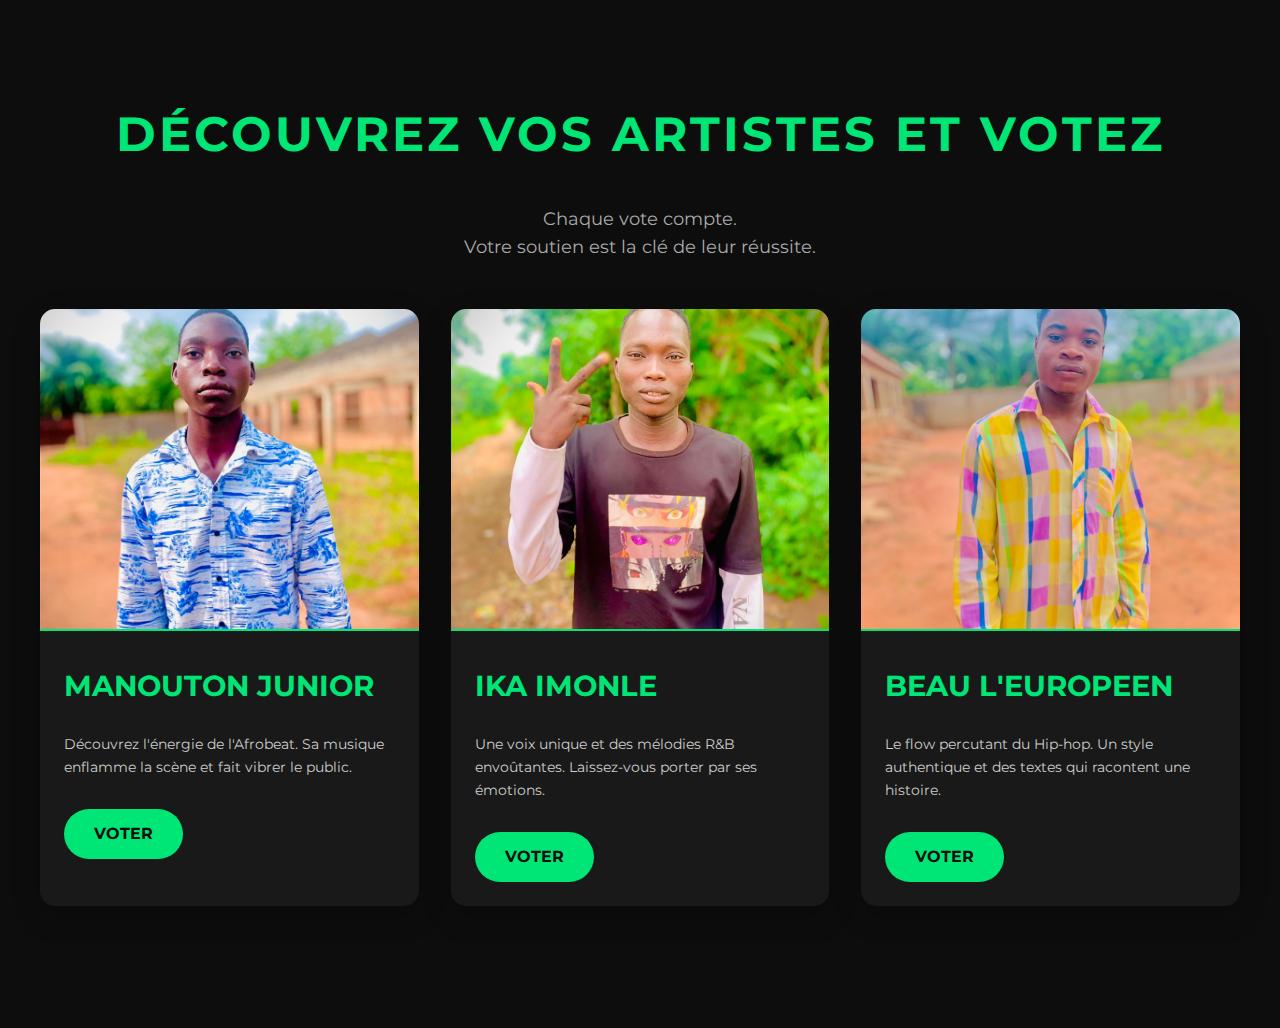
<file: index.html>
<!DOCTYPE html>
<html lang="fr">

<head>
    <meta charset="UTF-8">
    <meta name="viewport" content="width=device-width, initial-scale=1.0">
    <title>Vote pour les artistes</title>
    <link rel="stylesheet" href="style.css">
</head>

<body class="main-page">
    <header>
        <h1 class="main-title">Découvrez vos artistes et votez</h1>
        <p class="subtitle">Chaque vote compte.<br>Votre soutien est la clé de leur réussite.</p>
    </header>

    <main class="artistes-container">
        <div class="artiste-card">
            <img src="images/beta.jpg" alt="Photo de l'artiste 1" class="artiste-img">
            <div class="card-content">
                <h2>MANOUTON JUNIOR</h2>
                <p>Découvrez l'énergie de l'Afrobeat. Sa musique enflamme la scène et fait vibrer le public.</p>
                <a href="vote.html?artiste=MANOUTON JUNIOR" class="btn">Voter</a>
            </div>
        </div>

        <div class="artiste-card">
            <img src="images/gamma.jpg" alt="Photo de l'artiste 2" class="artiste-img">
            <div class="card-content">
                <h2>IKA IMONLE</h2>
                <p>Une voix unique et des mélodies R&B envoûtantes. Laissez-vous porter par ses émotions.</p>
                <a href="vote.html?artiste=IKA IMONLE" class="btn">Voter</a>
            </div>
        </div>

        <div class="artiste-card">
            <img src="images/kappa.jpg" alt="Photo de l'artiste 3" class="artiste-img">
            <div class="card-content">
                <h2>BEAU L'EUROPEEN</h2>
                <p>Le flow percutant du Hip-hop. Un style authentique et des textes qui racontent une histoire.</p>
                <a href="vote.html?artiste=BEAU L'EUROPEEN" class="btn">Voter</a>
            </div>
        </div>
    </main>
</body>

</html>
</file>
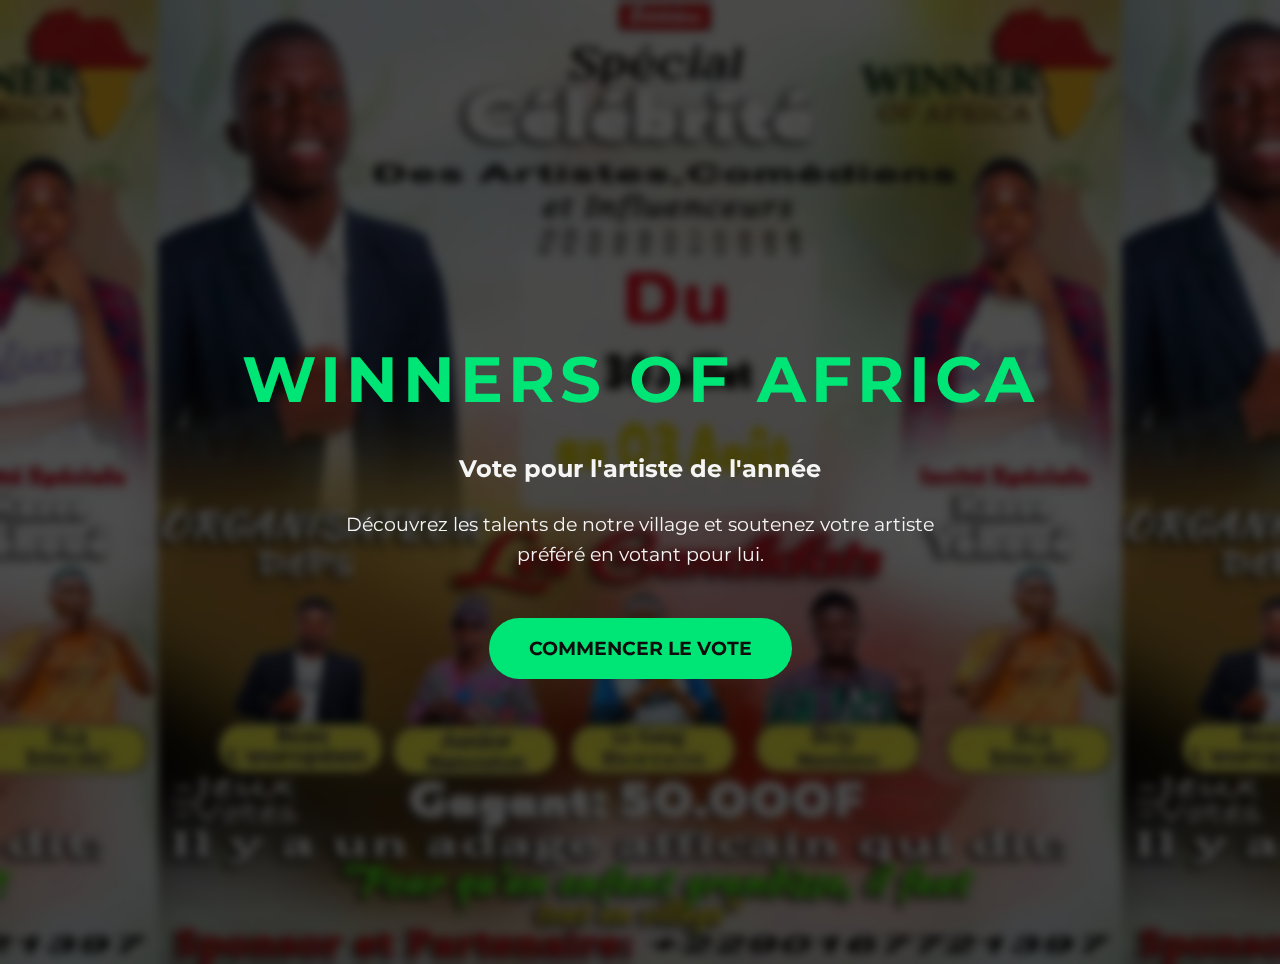
<file: intro.html>
<!DOCTYPE html>
<html lang="fr">

<head>
    <meta charset="UTF-8">
    <meta name="viewport" content="width=device-width, initial-scale=1.0">
    <title>Vote pour l'artiste de l'année</title>
    <link rel="stylesheet" href="style.css">
</head>

<body class="intro-page">
    <div class="intro-content">
        <h1>WINNERS OF AFRICA</h1>
        <h2>Vote pour l'artiste de l'année</h2>
        <p>Découvrez les talents de notre village et soutenez votre artiste préféré en votant pour lui.</p>
        <a href="index.html" class="btn btn-intro">Commencer le vote</a>
    </div>
</body>

</html>
</file>
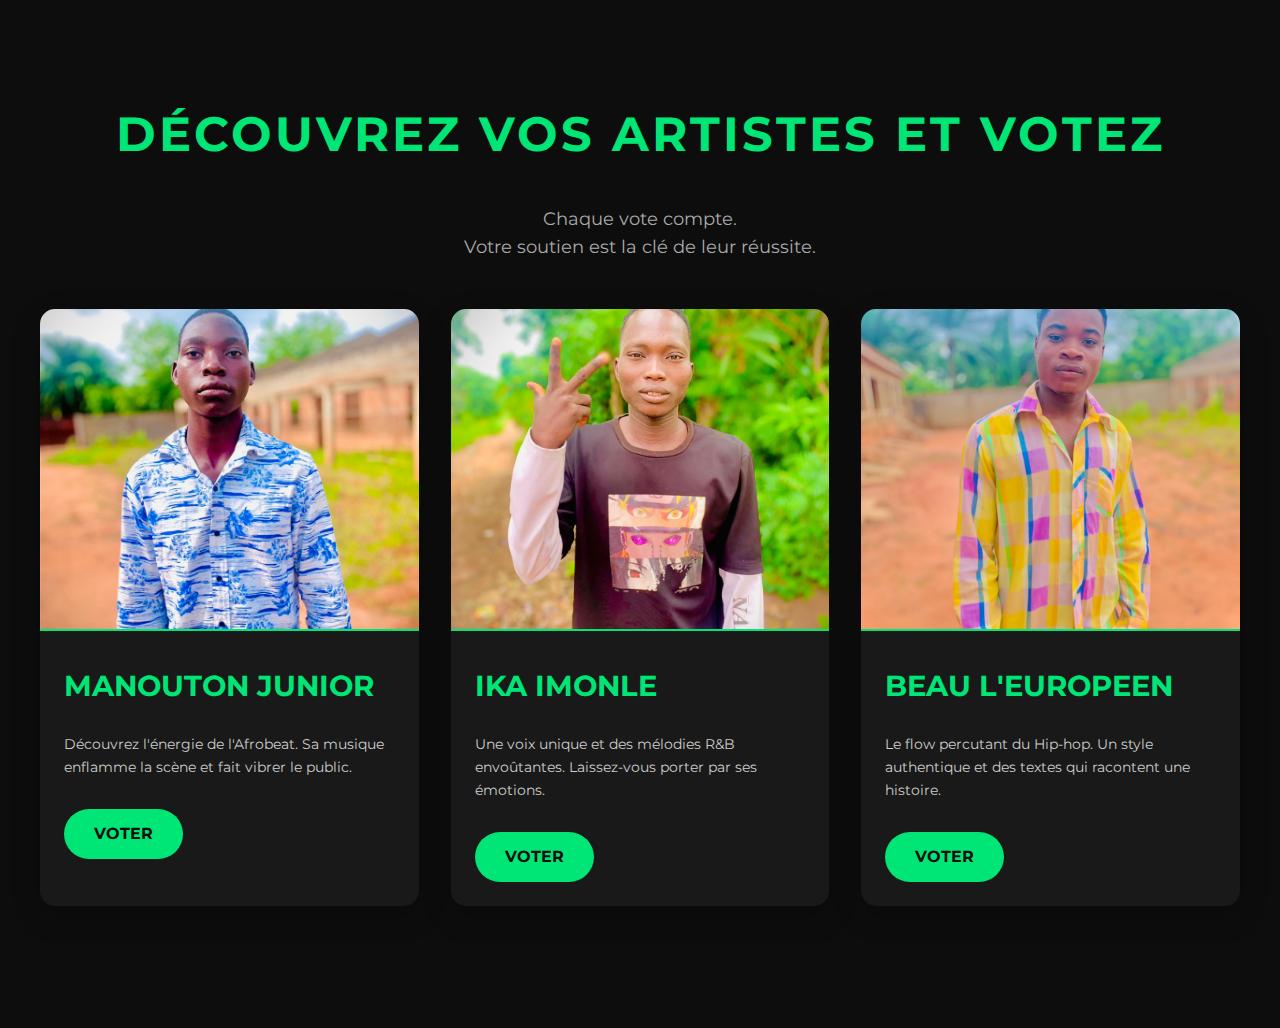
<file: intro1.html>
<!DOCTYPE html>
<html lang="fr">

<head>
    <meta charset="UTF-8">
    <meta name="viewport" content="width=device-width, initial-scale=1.0">
    <title>Vote pour les artistes</title>
    <link rel="stylesheet" href="style.css">
</head>

<body class="main-page">
    <header>
        <h1 class="main-title">Découvrez vos artistes et votez</h1>
        <p class="subtitle">Chaque vote compte.<br>Votre soutien est la clé de leur réussite.</p>
    </header>

    <main class="artistes-container">
        <div class="artiste-card">
            <img src="images/beta.jpg" alt="Photo de l'artiste 1" class="artiste-img">
            <div class="card-content">
                <h2>MANOUTON JUNIOR</h2>
                <p>Découvrez l'énergie de l'Afrobeat. Sa musique enflamme la scène et fait vibrer le public.</p>
                <a href="vote.html?artiste=MANOUTON JUNIOR" class="btn">Voter</a>
            </div>
        </div>

        <div class="artiste-card">
            <img src="images/gamma.jpg" alt="Photo de l'artiste 2" class="artiste-img">
            <div class="card-content">
                <h2>IKA IMONLE</h2>
                <p>Une voix unique et des mélodies R&B envoûtantes. Laissez-vous porter par ses émotions.</p>
                <a href="vote.html?artiste=IKA IMONLE" class="btn">Voter</a>
            </div>
        </div>

        <div class="artiste-card">
            <img src="images/kappa.jpg" alt="Photo de l'artiste 3" class="artiste-img">
            <div class="card-content">
                <h2>BEAU L'EUROPEEN</h2>
                <p>Le flow percutant du Hip-hop. Un style authentique et des textes qui racontent une histoire.</p>
                <a href="vote.html?artiste=BEAU L'EUROPEEN" class="btn">Voter</a>
            </div>
        </div>
    </main>
</body>

</html>
</file>
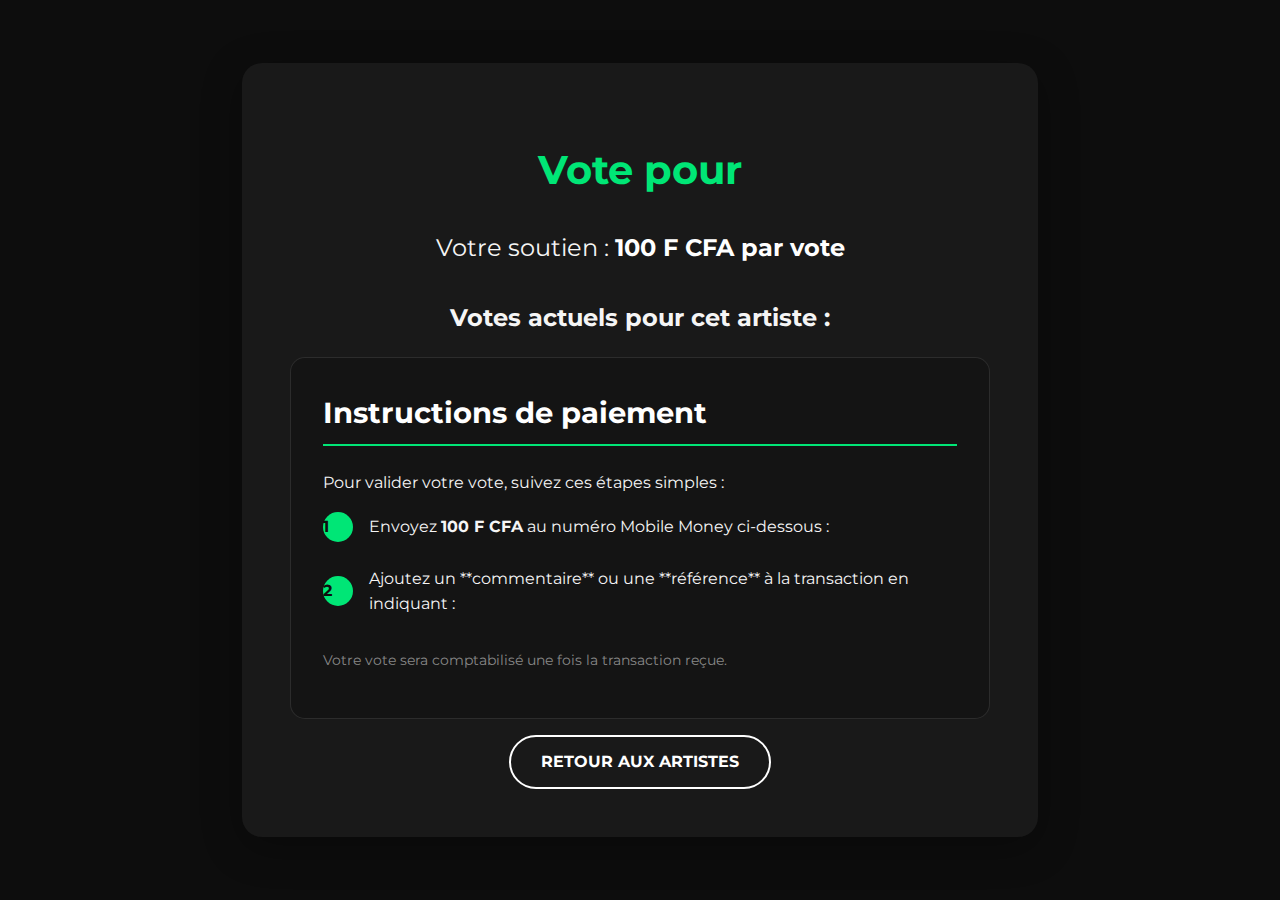
<file: vote.html>
<!DOCTYPE html>
<html lang="fr">

<head>
    <meta charset="UTF-8">
    <meta name="viewport" content="width=device-width, initial-scale=1.0">
    <title>Paiement du vote</title>
    <link rel="stylesheet" href="style.css">
</head>

<body class="paiement-page">
    <div class="paiement-box">
        <h1>Vote pour <span id="nom-artiste"></span></h1>
        <p class="montant-vote">Votre soutien : <span>100 F CFA par vote </span></p>

        <div class="vote-compteur">
            <h2>Votes actuels pour cet artiste :</h2>
            <p id="compteur-votes" class="compteur"></p>
        </div>

        <div class="instructions-paiement">
            <h2>Instructions de paiement</h2>
            <p>Pour valider votre vote, suivez ces étapes simples :</p>
            <div class="instruction-step">
                <span class="step-number">1</span>
                <p>Envoyez <strong>100 F CFA</strong> au numéro Mobile Money ci-dessous :</p>
                <p class="numero-momo" id="numero-momo"></p>
            </div>
            <div class="instruction-step">
                <span class="step-number">2</span>
                <p>Ajoutez un **commentaire** ou une **référence** à la transaction en indiquant :</p>
                <p class="artiste-info"><span id="artiste-commentaire"></span></p>
            </div>
            <p class="note">Votre vote sera comptabilisé une fois la transaction reçue.</p>
        </div>

        <a href="index.html" class="btn btn-retour">Retour aux artistes</a>
    </div>

    <script src="vote.js"></script>
    <script>
        // "Base de données" des numéros MoMo par artiste
        const numerosMomo = {
            'MANOUTON JUNIOR': '+229 01 58 46 59 86',
            'IKA IMONLE': '+229 01 48 24 05 50',
            "BEAU L'EUROPEEN": '+229 01 67 72 13 97'
        };

        // Récupération du nom de l'artiste depuis l'URL
        const urlParams = new URLSearchParams(window.location.search);
        const nomArtiste = urlParams.get('artiste');

        if (nomArtiste) {
            // Affiche le nom de l'artiste (sans le modifier)
            document.getElementById('nom-artiste').textContent = nomArtiste;
            document.getElementById('artiste-commentaire').textContent = nomArtiste;

            // Affiche le numéro MoMo correspondant
            const numero = numerosMomo[nomArtiste];
            if (numero) {
                document.getElementById('numero-momo').textContent = numero;
            } else {
                // Gérer le cas où l'artiste n'est pas trouvé
                document.getElementById('numero-momo').textContent = "Numéro non disponible";
            }

            // Affiche le nombre de votes de l'artiste
            const votes = totalVotes[nomArtiste];
            if (votes !== undefined) {
                document.getElementById('compteur-votes').textContent = votes;
            } else {
                document.getElementById('compteur-votes').textContent = "Nombre de votes non disponible";
            }
        }
    </script>
</body>

</html>
</file>
<file: style.css>
/* Importation d'une police plus minimaliste */

@import url('https://fonts.googleapis.com/css2?family=Montserrat:wght@400;700&display=swap');

/* Styles généraux */

:root {
    --bg-color: #0d0d0d;
    --card-color: rgba(255, 255, 255, 0.05);
    --text-color: #f5f5f5;
    --accent-color: #00e676;
    /* Vert éclatant */
    --link-color: #ffffff;
}

body {
    font-family: 'Montserrat', sans-serif;
    margin: 0;
    padding: 0;
    height: auto;
    background-color: var(--bg-color);
    color: var(--text-color);
    line-height: 1.6;
    display: flex;
    justify-content: center;
    align-items: center;
    min-height: 100vh;
    text-align: center;
}


/* Styles de la page d'introduction */

.intro-page {
    background-image: url('images/bg.jpg');
    /* Ajoute une image de fond cool */
    background-size: contain;
    background-position: center;
    position: relative;
    padding: 2rem;
}

.intro-page::before {
    content: '';
    position: absolute;
    top: 0;
    left: 0;
    width: 100%;
    height: 100%;
    background-color: rgba(0, 0, 0, 0.7);
    backdrop-filter: blur(5px);
    z-index: 1;
}

.intro-content {
    position: relative;
    z-index: 2;
    max-width: 800px;
}

.intro-content h1 {
    font-size: 4rem;
    font-weight: 700;
    text-transform: uppercase;
    letter-spacing: 5px;
    margin-bottom: 0.5rem;
    color: var(--accent-color);
}

.intro-content p {
    font-size: 1.2rem;
    max-width: 600px;
    margin: 0 auto 2rem;
}


/* Styles de la page principale des artistes */

.main-page {
    display: block;
    padding: 4rem 2rem;
}

header {
    margin-bottom: 3rem;
}

.main-title {
    font-size: 3rem;
    font-weight: 700;
    color: var(--accent-color);
    text-transform: uppercase;
    letter-spacing: 3px;
}

.subtitle {
    font-size: 1.1rem;
    color: #aaa;
}

.artistes-container {
    display: grid;
    grid-template-columns: repeat(auto-fit, minmax(300px, 1fr));
    gap: 2rem;
    max-width: 1200px;
    margin: 0 auto;
}

.artiste-card {
    background: var(--card-color);
    border-radius: 15px;
    overflow: hidden;
    transition: transform 0.3s ease, box-shadow 0.3s ease;
    box-shadow: 0 10px 30px rgba(0, 0, 0, 0.2);
    text-align: left;
}

.artiste-card:hover {
    transform: translateY(-10px);
    box-shadow: 0 15px 40px rgba(0, 0, 0, 0.4);
}

.artiste-img {
    width: 100%;
    height: 320px;
    object-fit: cover;
    border-bottom: 2px solid var(--accent-color);
}

.card-content {
    padding: 1.5rem;
}

.card-content h2 {
    font-size: 1.8rem;
    margin-top: 0;
    color: var(--accent-color);
}

.card-content p {
    font-size: 0.9rem;
    color: #ccc;
}


/* Styles des boutons */

.btn {
    display: inline-block;
    padding: 12px 30px;
    border-radius: 50px;
    text-decoration: none;
    font-weight: 700;
    text-transform: uppercase;
    margin-top: 1rem;
    transition: background-color 0.3s ease, transform 0.2s ease, box-shadow 0.3s ease;
    background-color: var(--accent-color);
    color: var(--bg-color);
    border: none;
    cursor: pointer;
}

.btn:hover {
    background-color: #00c853;
    /* Une couleur un peu plus foncée au survol */
    transform: scale(1.05);
    box-shadow: 0 5px 15px rgba(0, 230, 118, 0.4);
}

.btn-intro {
    font-size: 1.2rem;
    padding: 15px 40px;
}


/* Styles de la page de paiement */

.paiement-page {
    background-color: var(--bg-color);
}

.paiement-box {
    background: var(--card-color);
    padding: 3rem;
    border-radius: 20px;
    box-shadow: 0 10px 40px rgba(0, 0, 0, 0.3);
    max-width: 700px;
    text-align: center;
}

.paiement-box h1 {
    font-size: 2.5rem;
    color: var(--accent-color);
}

.montant-vote {
    font-size: 1.5rem;
    margin-bottom: 2rem;
}

.montant-vote span {
    font-weight: 700;
    color: var(--link-color);
}

.instructions-paiement {
    text-align: left;
    background: rgba(0, 0, 0, 0.2);
    padding: 2rem;
    border-radius: 15px;
    border: 1px solid rgba(255, 255, 255, 0.1);
}

.instructions-paiement h2 {
    font-size: 1.8rem;
    color: #ffffff;
    margin-top: 0;
    border-bottom: 2px solid var(--accent-color);
    padding-bottom: 0.5rem;
}

.instruction-step {
    display: flex;
    align-items: center;
    margin-bottom: 1.5rem;
}

.step-number {
    width: 30px;
    height: 30px;
    line-height: 30px;
    background-color: var(--accent-color);
    color: var(--bg-color);
    border-radius: 50%;
    font-weight: 700;
    margin-right: 1rem;
    flex-shrink: 0;
}

.instruction-step p {
    margin: 0;
    font-size: 1rem;
}

.numero-momo {
    font-size: 1.3rem;
    font-weight: 700;
    color: var(--accent-color);
    margin: 0.5rem 0;
}

.artiste-info {
    font-style: italic;
    font-weight: 700;
    color: #ffffff;
}

.note {
    font-size: 0.9rem;
    color: #888;
    margin-top: 2rem;
}

.btn-retour {
    background-color: transparent;
    border: 2px solid var(--link-color);
    color: var(--link-color);
}

.btn-retour:hover {
    background-color: var(--link-color);
    color: var(--bg-color);
    transform: scale(1.05);
    box-shadow: 0 5px 15px rgba(255, 255, 255, 0.3);
}
</file>
